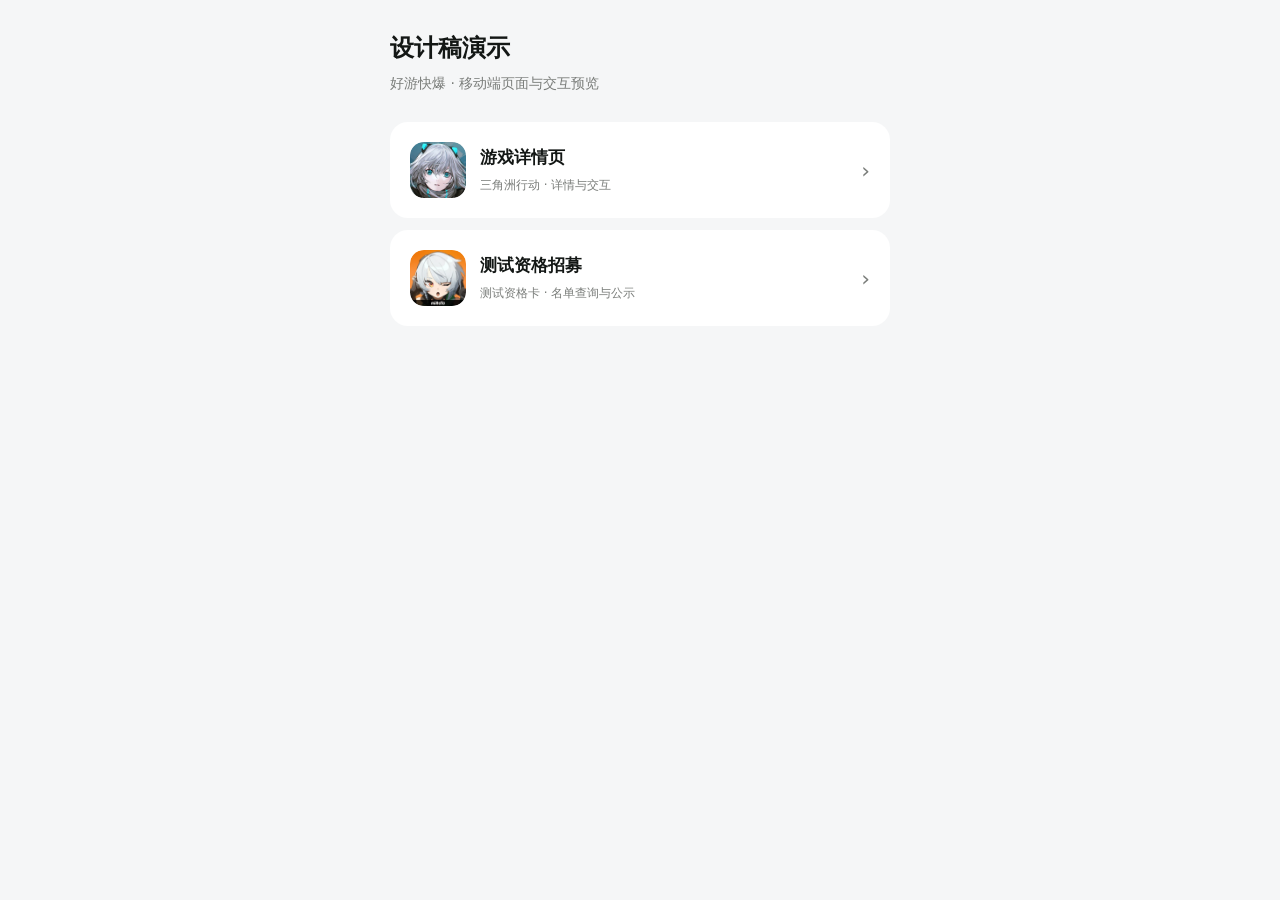
<file: index.html>
<!doctype html>
<html lang="zh-CN">
<head>
  <meta charset="utf-8">
  <meta name="viewport" content="width=device-width, initial-scale=1, viewport-fit=cover">
  <meta name="theme-color" content="#f5f6f7">
  <title>快爆 · 设计稿演示</title>
  <style>
    * { box-sizing: border-box; }
    body { margin: 0; background: #f5f6f7; color: #131715; font-family: system-ui, "PingFang SC", "Microsoft YaHei", sans-serif; }
    main { max-width: 540px; margin: auto; padding: calc(32px + env(safe-area-inset-top)) 20px 40px; }
    h1 { margin: 0 0 8px; font-size: 24px; }
    p { margin: 0; color: #7a7d7a; font-size: 14px; line-height: 1.6; }
    nav { display: grid; gap: 12px; margin-top: 28px; }
    a { display: flex; align-items: center; gap: 14px; padding: 20px; background: white; border-radius: 18px; color: inherit; text-decoration: none; }
    a:focus-visible { outline: 2px solid #43b919; outline-offset: 3px; }
    img { width: 56px; height: 56px; border-radius: 14px; object-fit: cover; flex: none; }
    strong { display: block; font-size: 17px; margin-bottom: 5px; }
    span { font-size: 12px; color: #7a7d7a; }
    .arrow { margin-left: auto; font-size: 22px; }
  </style>
</head>
<body>
  <main>
    <h1>设计稿演示</h1>
    <p>好游快爆 · 移动端页面与交互预览</p>
    <nav aria-label="演示页面">
      <a href="./游戏详情页/index.html">
        <img src="./游戏详情页/assets/4a8da.webp" alt="">
        <div><strong>游戏详情页</strong><span>三角洲行动 · 详情与交互</span></div>
        <span class="arrow" aria-hidden="true">›</span>
      </a>
      <a href="./测试资格招募/index.html">
        <img src="./测试资格招募/assets/47a33.webp" alt="">
        <div><strong>测试资格招募</strong><span>测试资格卡 · 名单查询与公示</span></div>
        <span class="arrow" aria-hidden="true">›</span>
      </a>
    </nav>
  </main>
</body>
</html>
</file>
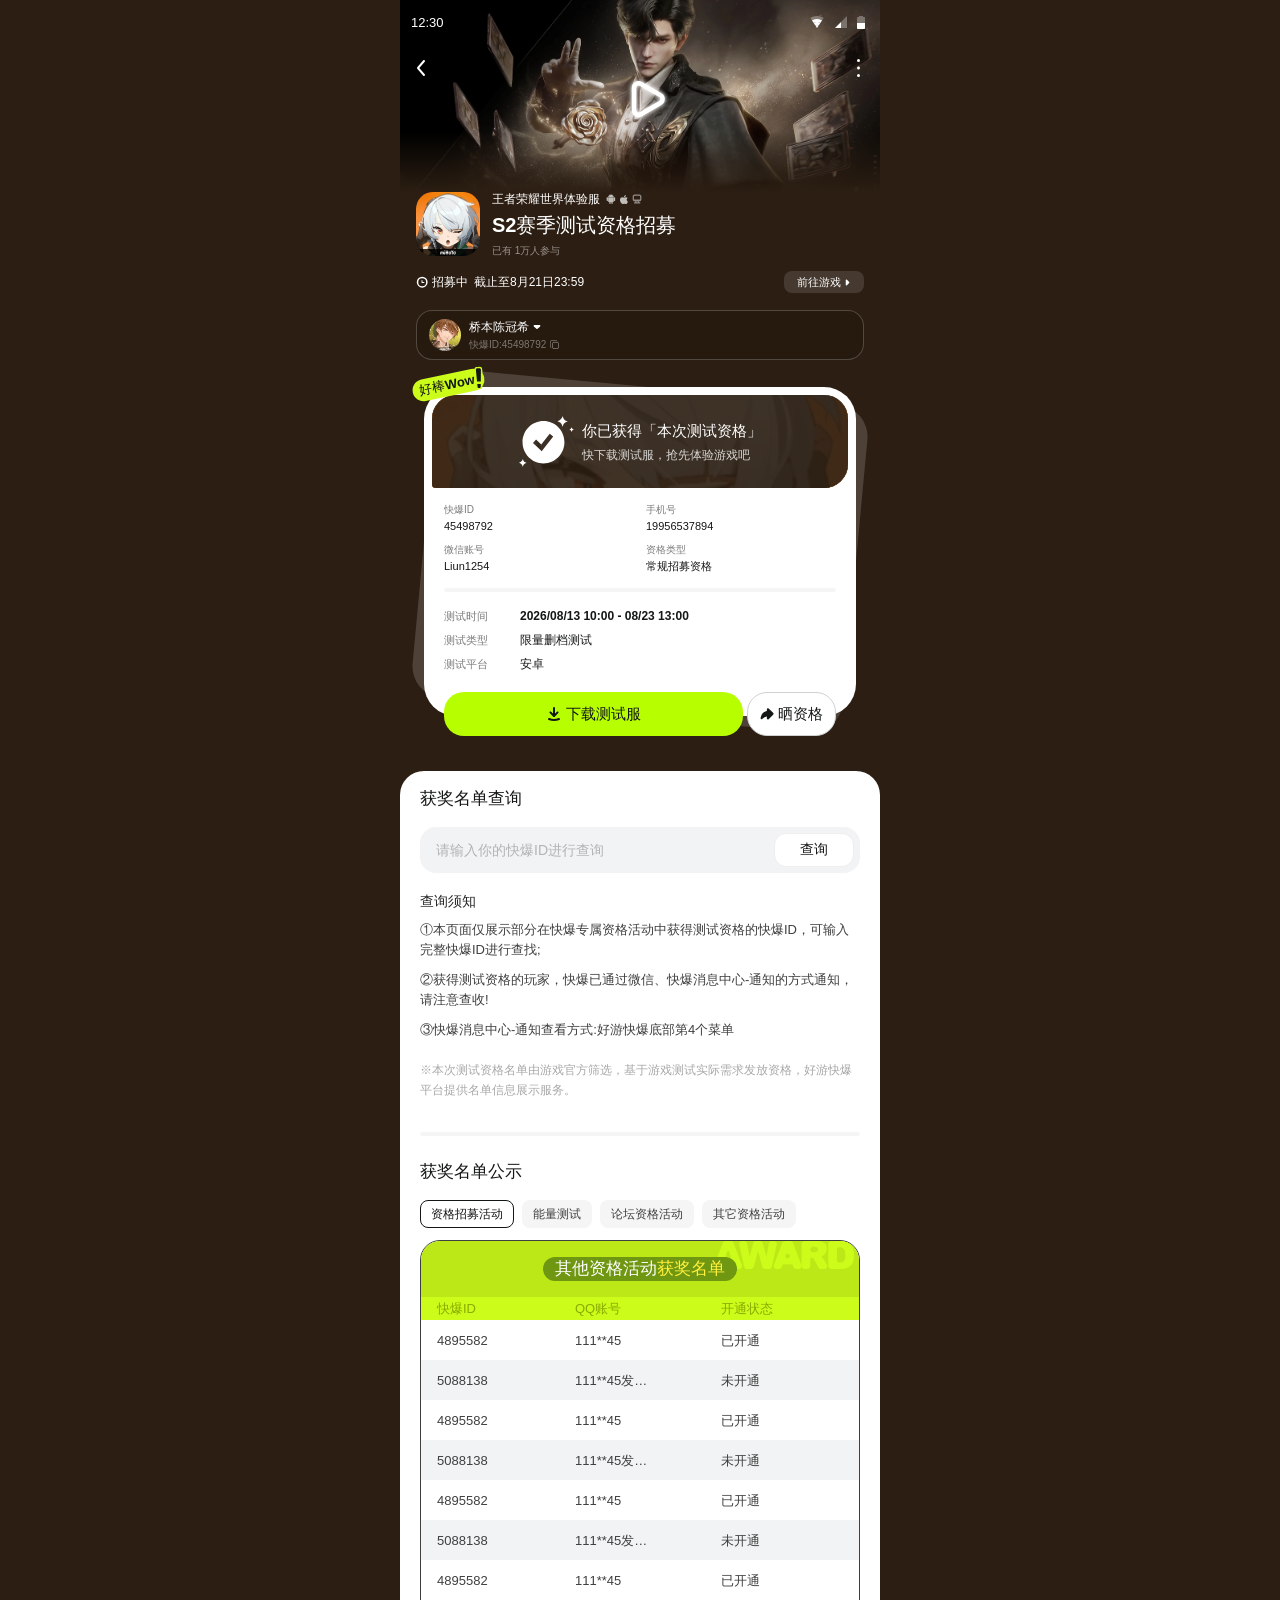
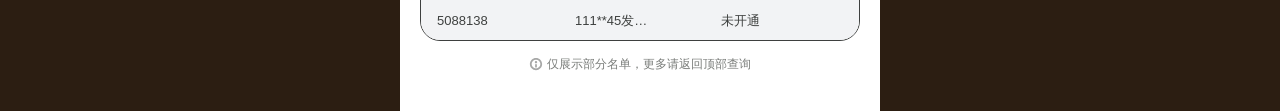
<file: 测试资格招募/index.html>
<!doctype html>
<html lang="zh-CN">
<head>
  <meta charset="UTF-8">
  <meta name="viewport" content="width=device-width, initial-scale=1, viewport-fit=cover">
  <meta name="theme-color" content="#2c1e12">
  <title>S2赛季测试资格招募 · 好游快爆</title>
  <link rel="icon" href="assets/47a33.webp">
  <link rel="stylesheet" href="styles.css?v=assets-2">
</head>
<body>
<main class="page">
  <header class="hero">
    <img class="hero-art" fetchpriority="high" src="assets/55c9c.webp" alt="王者荣耀世界游戏宣传图">
    <div class="hero-shade"></div>
    <div class="status-bar" aria-hidden="true"><span>12:30</span><div><img src="assets/28776.svg" width="16" height="12" alt=""><img src="assets/58220.svg" width="12" height="12" alt=""><img src="assets/16924.svg" width="8" height="13" alt=""></div></div>
    <nav class="navigation" aria-label="页面导航"><button id="back" aria-label="返回"><img src="assets/d93b2.svg" width="24" height="24" alt=""></button><button id="more" aria-label="更多操作"><img src="assets/c71d7.svg" width="3" height="18" alt=""></button></nav>
    <button class="play" data-pending="暂无宣传视频，待接入视频地址" aria-label="播放游戏宣传视频"><img src="assets/e37f4.svg" width="48" height="48" alt=""></button>
    <section class="game-info" aria-label="活动信息">
      <div class="game-heading"><div class="game-logo"><img src="assets/e5491.webp" alt=""><img src="assets/47a33.webp" alt="游戏图标"></div><div class="game-text"><div class="game-name">王者荣耀世界体验服 <span class="platforms"><span class="android"></span><img src="assets/04fd1.svg" width="8" height="9" alt="iOS"><img src="assets/db122.svg" width="10" height="10" alt="PC"></span></div><h1>S2赛季测试资格招募</h1><p class="participants">已有 1万人参与</p></div></div>
      <div class="recruitment"><p><img src="assets/183c0.svg" width="12" height="12" alt="">招募中 <span>截止至8月21日23:59</span></p><button class="game-link" data-pending="游戏详情地址待接入">前往游戏 <img src="assets/88226.svg" width="7" height="7" alt=""></button></div>
    </section>
  </header>
  <section class="user"><img class="avatar" src="assets/72590.webp" alt="桥本陈冠希的头像"><div><button class="username" data-pending="账号切换需接入登录服务">桥本陈冠希 <img src="assets/9cd64.svg" width="8" height="8" alt=""></button><button class="copy-id" id="copy-id" aria-label="复制快爆ID 45498792">快爆ID:45498792 <img src="assets/9f701.svg" width="9" height="9" alt=""></button></div></section>
  <section class="ticket-area" aria-label="我的测试资格">
    <div class="ticket-back"></div>
    <article class="ticket">
      <header class="ticket-banner"><div class="banner-images"><img src="assets/55c9c.webp" alt=""><img src="assets/47a33.webp" alt=""></div><img class="qualified" src="assets/fbe22.svg" width="55" height="51" alt="已获得资格"><div><h2>你已获得「本次测试资格」</h2><p>快下载测试服，抢先体验游戏吧</p></div></header>
      <dl class="account-details"><div><dt>快爆ID</dt><dd>45498792</dd></div><div><dt>手机号</dt><dd>19956537894</dd></div><div><dt>微信账号</dt><dd>Liun1254</dd></div><div><dt>资格类型</dt><dd>常规招募资格</dd></div></dl>
      <div class="ticket-divider"></div>
      <dl class="test-details"><div><dt>测试时间</dt><dd>2026/08/13 10:00 - 08/23 13:00</dd></div><div><dt>测试类型</dt><dd>限量删档测试</dd></div><div><dt>测试平台</dt><dd>安卓</dd></div></dl>
    </article>
    <div class="wow">好棒Wow<img src="assets/9abbd.svg" width="10" height="23" alt="！"></div>
    <div class="ticket-actions"><button class="download" data-pending="测试服下载链接待接入"><img src="assets/a5f9d.svg" width="16" height="16" alt="">下载测试服</button><button class="share" id="share"><img src="assets/78891.svg" width="14" height="14" alt="">晒资格</button></div>
  </section>
  <div class="content">
    <section class="lookup" id="lookup"><h2>获奖名单查询</h2><form id="search-form" class="search"><label class="sr-only" for="kuaibao-id">快爆ID</label><input id="kuaibao-id" name="id" inputmode="numeric" autocomplete="off" placeholder="请输入你的快爆ID进行查询" maxlength="20"><button type="submit">查询</button></form><p id="search-result" class="search-result" role="status" hidden></p><div class="instructions"><h3>查询须知</h3><p>①本页面仅展示部分在快爆专属资格活动中获得测试资格的快爆ID，可输入完整快爆ID进行查找;</p><p>②获得测试资格的玩家，快爆已通过微信、快爆消息中心-通知的方式通知，请注意查收!</p><p>③快爆消息中心-通知查看方式:好游快爆底部第4个菜单</p></div><p class="disclaimer">※本次测试资格名单由游戏官方筛选，基于游戏测试实际需求发放资格，好游快爆平台提供名单信息展示服务。</p></section>
    <div class="section-divider"></div>
    <section class="winners"><h2>获奖名单公示</h2><div class="tabs" role="tablist" aria-label="资格活动"><button role="tab" aria-selected="true" aria-controls="winner-panel" id="tab-0">资格招募活动</button><button role="tab" aria-selected="false" aria-controls="winner-panel" id="tab-1" tabindex="-1">能量测试</button><button role="tab" aria-selected="false" aria-controls="winner-panel" id="tab-2" tabindex="-1">论坛资格活动</button><button role="tab" aria-selected="false" aria-controls="winner-panel" id="tab-3" tabindex="-1">其它资格活动</button></div><div id="winner-panel" role="tabpanel" aria-labelledby="tab-0"><div class="winner-table"><div class="table-title"><img src="assets/0fa0a.svg" width="141" height="28" alt=""><h3><span id="activity-name">其他资格活动</span><em>获奖名单</em></h3></div><table><thead><tr><th scope="col">快爆ID</th><th scope="col">QQ账号</th><th scope="col">开通状态</th></tr></thead><tbody id="winner-rows"></tbody></table></div><p class="empty-state" id="empty-state" hidden>该活动暂无演示名单</p></div><a class="table-note" href="#lookup"><img src="assets/b18db.svg" width="14" height="14" alt="">仅展示部分名单，更多请返回顶部查询</a></section>
  </div>
</main>
<div class="toast" id="toast" role="status" hidden></div>
<script src="app.js?v=assets-2"></script>
</body>
</html>
</file>
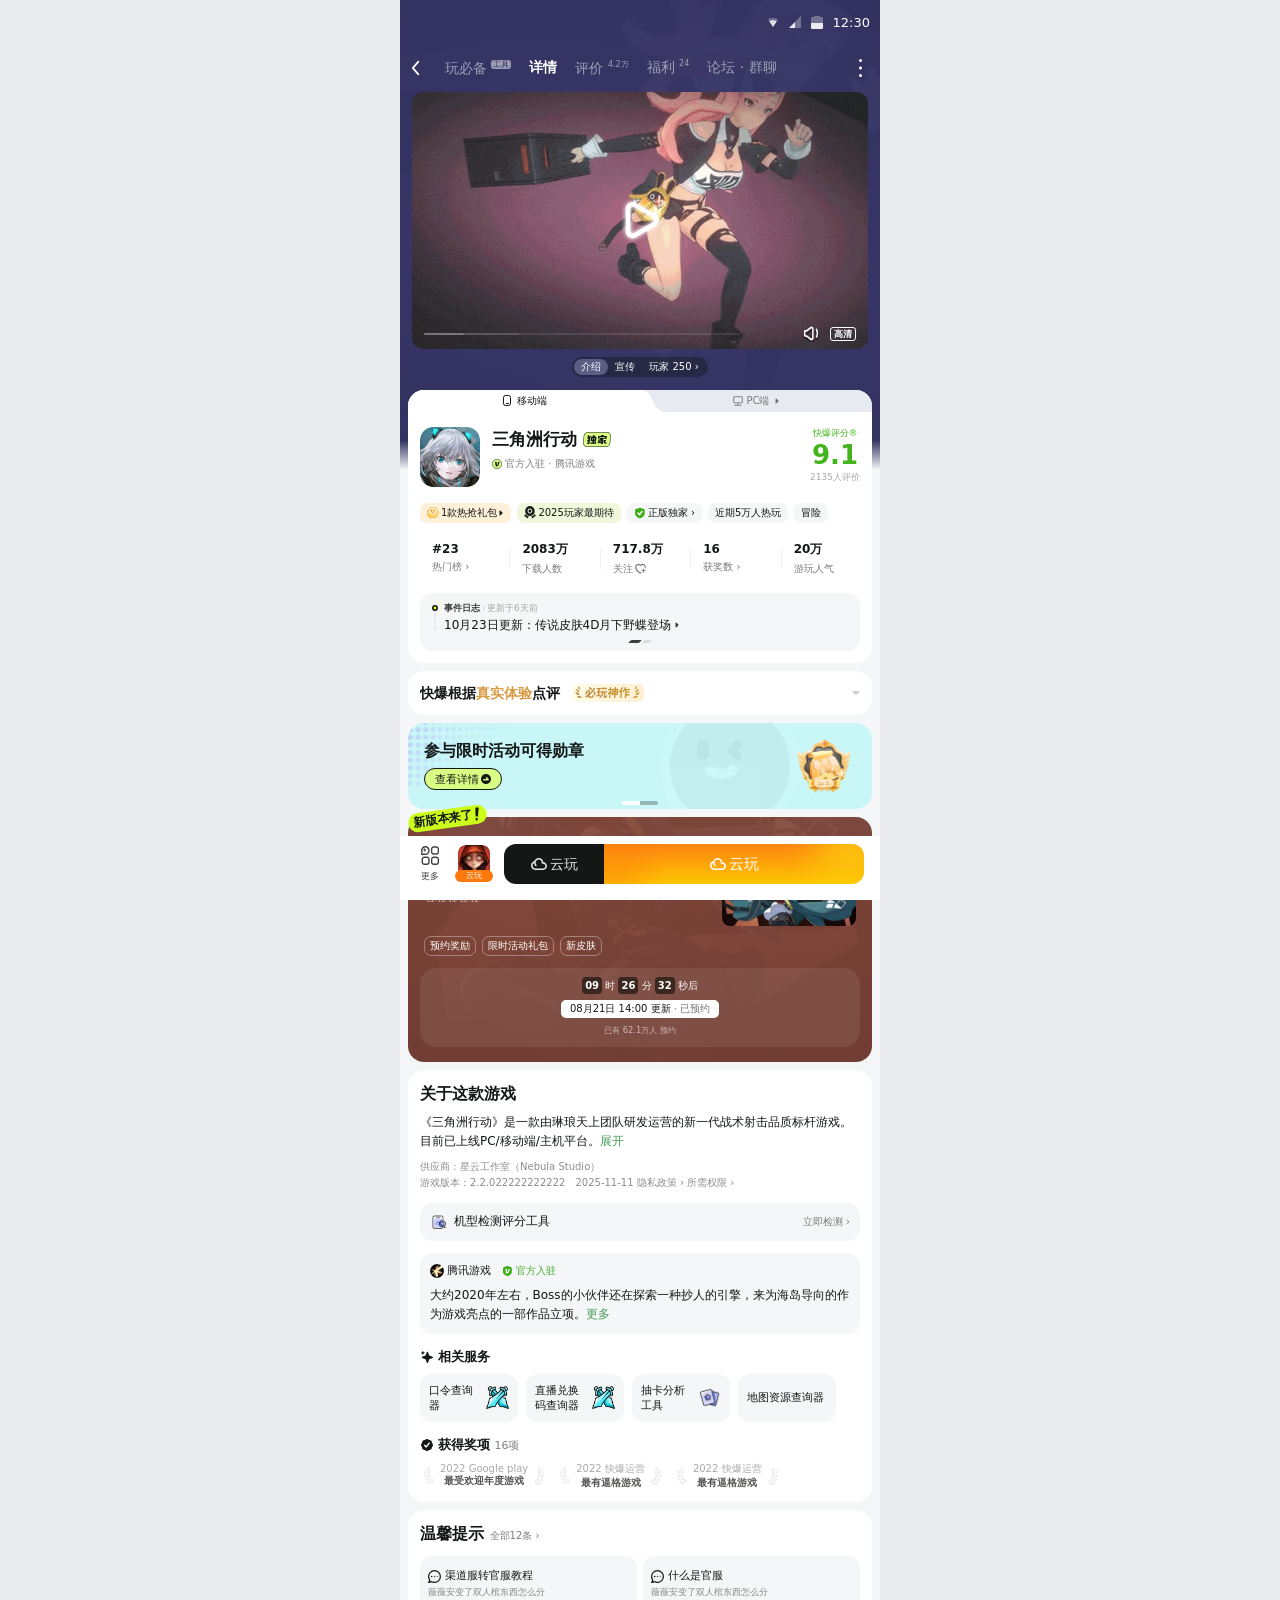
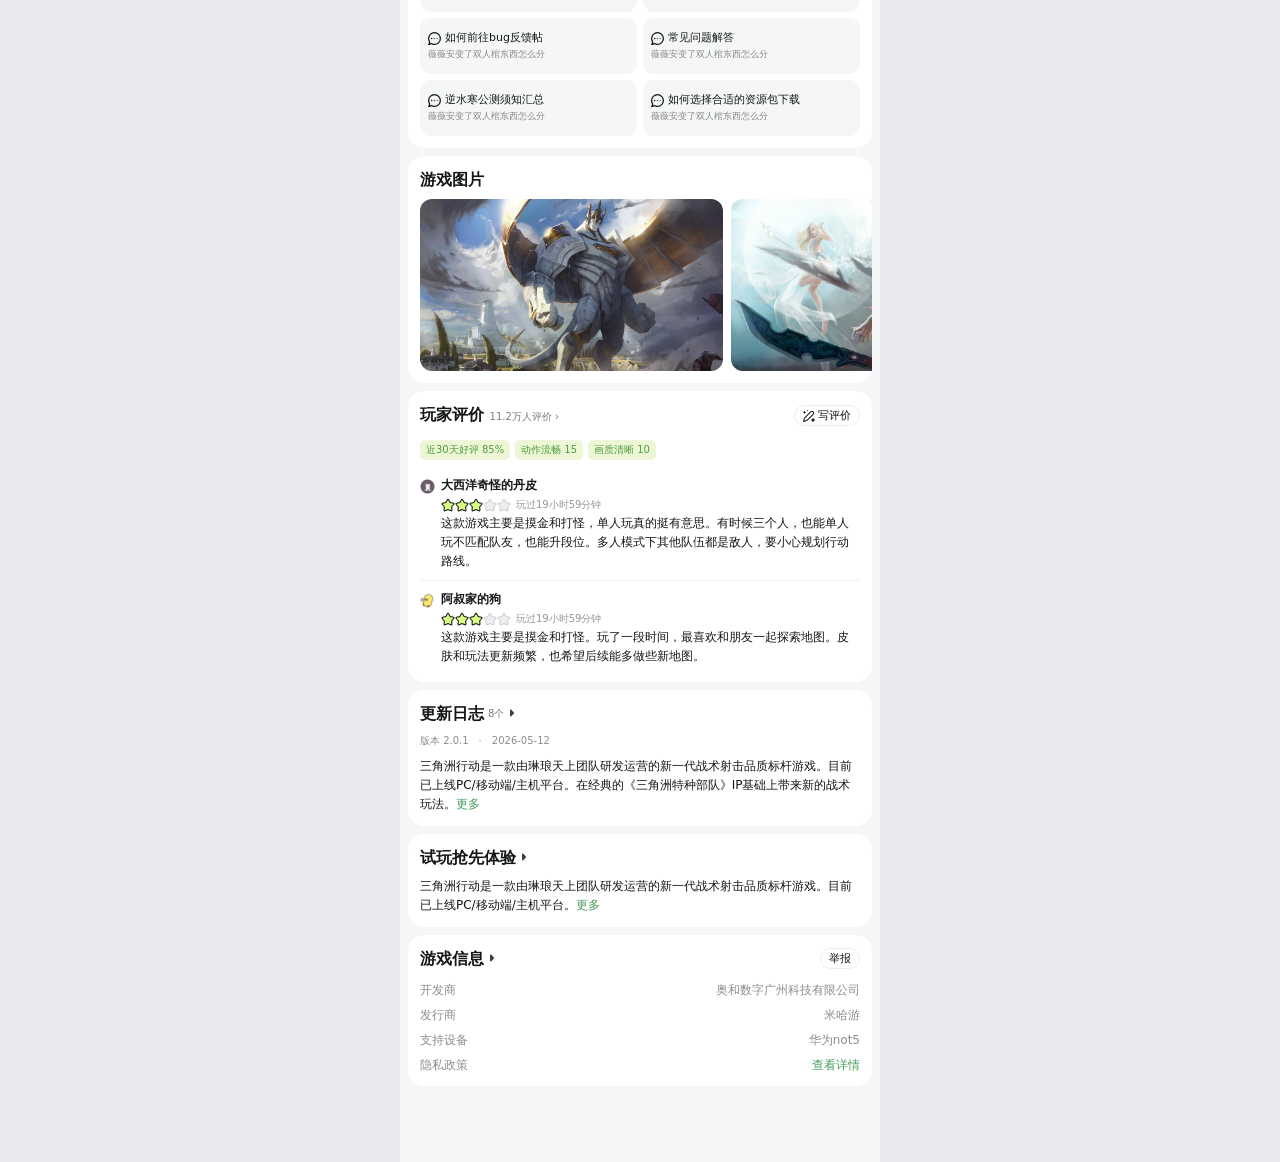
<file: 游戏详情页/index.html>
<!doctype html>
<html lang="zh-CN">
<head>
  <meta charset="utf-8">
  <meta name="viewport" content="width=device-width, initial-scale=1, viewport-fit=cover">
  <meta name="theme-color" content="#333365">
  <title>三角洲行动 · 游戏详情演示</title>
  <link rel="icon" href="assets/4a8da.webp">
  <link rel="preload" as="image" href="assets/hero-poster.webp" fetchpriority="high">
  <link rel="stylesheet" href="styles.css?v=detail-fixes-3">
  <script src="app.js?v=assets-2" defer></script>
</head>
<body>
  <div class="page">
    <header class="header" id="top"><div class="header-backdrop" aria-hidden="true"><img id="header-backdrop-image" src="assets/hero-poster.webp" alt=""><video class="header-motion" id="header-motion" muted loop playsinline preload="none" aria-hidden="true"></video></div>
      <div class="status" aria-hidden="true"><img src="assets/c1e9b.svg" alt=""><img src="assets/f3ce9.svg" alt=""><img src="assets/c7dfb.svg" alt="">12:30</div>
      <nav class="navigation" aria-label="游戏导航">
        <button class="nav-icon" aria-label="返回顶部" data-jump="top"><img src="assets/8ccf0.svg" alt=""></button>
        <div class="nav-links scroll-row">
          <button data-jump="services">玩必备 <small class="tool-tag">工具</small></button>
          <button data-jump="game" aria-current="true">详情</button>
          <button data-jump="reviews">评价 <small>4.2万</small></button>
          <button data-jump="benefits">福利 <small>24</small></button>
          <button data-panel="community">论坛 · 群聊</button>
        </div>
        <button class="nav-icon" aria-label="更多操作" data-panel="menu"><img src="assets/513f7.svg" alt=""></button>
      </nav>
      <div class="media">
        <div class="poster">
          <img id="poster" src="assets/hero-poster.webp" alt="游戏视频封面" width="700" height="394" fetchpriority="high"><video class="hero-motion" id="hero-motion" muted loop playsinline preload="none" aria-hidden="true"></video>
          <button class="play" data-panel="video" aria-label="播放游戏视频"><img src="assets/d6d39.svg" alt=""></button>
          <div class="media-controls"><span class="progress"></span><button id="sound" aria-label="切换静音" aria-pressed="false"><img src="assets/ff19f.svg" alt=""></button><button id="quality" aria-label="切换画质">高清</button></div>
        </div>
        <div class="media-tabs" aria-label="媒体分类">
          <button aria-pressed="true" data-media="0">介绍</button><button aria-pressed="false" data-media="1">宣传</button><button aria-pressed="false" data-media="2">玩家 250 ›</button>
        </div>
      </div>
    </header>
    <main>
      <section class="card overview" id="game" aria-label="游戏资料">
        <div class="platforms"><button aria-pressed="true" data-platform="mobile"><span class="phone-icon" aria-hidden="true"></span>移动端</button><button aria-pressed="false" data-platform="pc"><img src="assets/7c522.svg" alt="">PC端<img class="platform-arrow" src="assets/c56ad.svg" alt=""></button></div>
        <div class="game-main">
          <div class="game-icon"><img src="assets/78186.webp" alt=""><img src="assets/4a8da.webp" alt="三角洲行动图标"></div>
          <div class="game-name"><h1>三角洲行动 <img src="assets/5d4ea.svg" alt="独家"></h1><p><img src="assets/f0707.svg" alt=""> 官方入驻 · 腾讯游戏</p></div>
          <button class="score" data-jump="reviews"><span>快爆评分®</span><strong>9.1</strong><small>2135人评价</small></button>
        </div>
        <div class="pills scroll-row">
          <button data-jump="benefits"><img src="assets/062a6.svg" alt="">1款热抢礼包<img class="pill-arrow" src="assets/b956f.svg" alt=""></button>
          <button data-panel="awards"><img src="assets/fd04b.svg" alt="">2025玩家最期待</button>
          <button data-panel="official"><img src="assets/aff14.svg" alt="">正版独家 ›</button>
          <span>近期5万人热玩</span><span>冒险</span>
        </div>
        <div class="stats scroll-row">
          <button data-panel="ranking"><b>#23</b><small>热门榜 ›</small></button>
          <div><b>2083万</b><small>下载人数</small></div>
          <button id="follow" aria-pressed="false"><b id="follow-count">717.8万</b><small><span class="follow-label">关注</span><img class="follow-icon" src="assets/1cb49.svg" alt=""></small></button>
          <button data-panel="awards"><b>16</b><small>获奖数 ›</small></button>
          <div><b>20万</b><small>游玩人气</small></div>
        </div>
        <button class="event" data-panel="event"><img class="event-timeline" src="assets/2e249.svg" alt=""><small><span>事件日志</span><i></i>更新于6天前</small><span class="event-title">10月23日更新：传说皮肤4D月下野蝶登场<img src="assets/9e5c4.svg" alt=""></span><span class="event-pagination" aria-hidden="true"><img src="assets/2bd13.svg" alt=""><img src="assets/8154f.svg" alt=""></span></button>
      </section>
      <section class="card editorial">
        <details><summary><span class="editorial-title">快爆根据<span>真实体验</span>点评</span><span class="editorial-badge" aria-label="必玩神作"><img src="assets/0ebd8.svg" alt=""><img src="assets/61bb6.svg" alt=""><img src="assets/fe4cc.svg" alt=""></span><img class="editorial-arrow" src="assets/f32ae.svg" alt=""></summary><div class="editorial-expanded">
          <div class="editorial-rating">
            <div class="masterpiece" aria-label="必玩神作"><img src="assets/6c517.svg" alt=""><div><img src="assets/efa9b.svg" alt=""><strong>必玩<br>神作</strong></div><img src="assets/483a7.svg" alt=""></div>
            <ul class="editorial-highlights"><li><img src="assets/78b64.svg" alt="">经典沙盒</li><li><img src="assets/78b64.svg" alt="">不肝不氪适合冲！</li><li><img src="assets/78b64.svg" alt="">模组生态丰富</li><li><img src="assets/c1db1.svg" alt="">操作一般般</li></ul>
          </div>
          <div class="editorial-copy"><p>“剧情中的职场暗喻很到位，很多打工人都能从中找到共鸣阴影与希望交错的奇幻大陆，异兽与是否报告上的飞机</p><button id="full-editorial">完整测评 <img src="assets/e65b8.svg" alt=""></button></div>
        </div></details>
      </section>
      <section class="card benefit" id="benefits" aria-label="限时活动">
        <button data-panel="medal"><img class="benefit-pattern" src="assets/21f2d.svg" alt=""><img class="benefit-swoosh" src="assets/938b2.svg" alt=""><span><strong>参与限时活动可得勋章</strong><small>查看详情 <img class="benefit-enter" src="assets/95b7c.svg" alt=""></small></span><img class="medal" src="assets/307b2.webp" alt=""><i class="benefit-indicator"></i></button>
      </section>
      <section class="card season">
        <span class="season-badge">新版本来了<img src="assets/96b5c.svg" alt="！"></span>
        <div class="season-intro"><div><h2>蜃云灯影，凡尘剑心</h2><p>奇缘主题服送100抽，梦盈花阙活动上线啦啦啦啦啦啦啦啦啦啦啦啦啦</p></div><div class="season-art"><img src="assets/948f6.webp" alt="版本活动配图"></div></div>
        <div class="season-tags"><button data-panel="reservation">预约奖励</button><button data-panel="medal">限时活动礼包</button><button data-panel="event">新皮肤</button></div>
        <div class="countdown"><div><b>09</b> 时 <b>26</b> 分 <b>32</b> 秒后</div><button id="reserve" aria-pressed="true">08月21日 14:00 更新 <span>· 已预约</span></button><small>已有 62.1万人 预约</small></div>
      </section>
      <section class="card about" id="about">
        <h2>关于这款游戏</h2>
        <div class="description"><p>《三角洲行动》是一款由琳琅天上团队研发运营的新一代战术射击品质标杆游戏。目前已上线PC/移动端/主机平台。</p><button class="expand" aria-expanded="false">展开</button><p class="extra" hidden>在经典的《三角洲特种部队》IP基础上，体验多种作战模式，与队友配合完成不同战术目标。</p></div>
        <p class="metadata">供应商：星云工作室（Nebula Studio）<br>游戏版本：2.2.022222222222　2025-11-11 <button data-panel="privacy">隐私政策 ›</button> <button data-panel="permissions">所需权限 ›</button></p>
        <button class="inset device" data-panel="device"><img src="assets/3539a.png" alt="">机型检测评分工具 <small>立即检测 ›</small></button>
        <div class="inset publisher"><p><img src="assets/42da3.png" alt=""> 腾讯游戏 <span><img class="official-icon" src="assets/cf381.svg" alt=""> 官方入驻</span></p><div class="description"><p>大约2020年左右，Boss的小伙伴还在探索一种抄人的引擎，来为海岛导向的作为游戏亮点的一部作品立项。</p><button class="expand" aria-expanded="false">更多</button><p class="extra" hidden>腾讯游戏官方账号已入驻好游快爆，动态内容以游戏官方发布为准。</p></div></div>
        <h3 id="services"><img src="assets/26bd6.svg" alt="">相关服务</h3>
        <div class="service-row scroll-row"><button data-panel="tool">口令查询器<img src="assets/47439.webp" alt=""></button><button data-panel="tool">直播兑换码查询器<img src="assets/47439.webp" alt=""></button><button data-panel="tool">抽卡分析工具<img src="assets/b201b.png" alt=""></button><button data-panel="tool">地图资源查询器</button></div>
        <h3><button data-panel="awards"><img src="assets/bb283.svg" alt="">获得奖项 <small>16项</small></button></h3>
        <div class="awards scroll-row"><button data-panel="awards"><img class="award-leaf" src="assets/87131.svg" alt=""><span>2022 Google play<b>最受欢迎年度游戏</b></span><img class="award-leaf mirrored" src="assets/87131.svg" alt=""></button><button data-panel="awards"><img class="award-leaf" src="assets/87131.svg" alt=""><span>2022 快爆运营<b>最有逼格游戏</b></span><img class="award-leaf mirrored" src="assets/87131.svg" alt=""></button><button data-panel="awards"><img class="award-leaf" src="assets/87131.svg" alt=""><span>2022 快爆运营<b>最有逼格游戏</b></span><img class="award-leaf mirrored" src="assets/87131.svg" alt=""></button></div>
      </section>
      <section class="card tips">
        <h2>温馨提示 <button data-panel="tips">全部12条 ›</button></h2>
        <div class="tip-grid" id="tip-grid"></div>
      </section>
      <section class="card gallery">
        <h2>游戏图片</h2>
        <div class="gallery-row scroll-row"><button data-image="0" aria-label="查看游戏图片 1"><img src="assets/3862e.webp" loading="lazy" decoding="async" alt="游戏画面 1"></button><button data-image="1" aria-label="查看游戏图片 2"><img src="assets/5924c.webp" loading="lazy" decoding="async" alt="游戏画面 2"></button></div>
      </section>
      <section class="card reviews" id="reviews">
        <div class="section-head"><h2>玩家评价 <small>11.2万人评价 ›</small></h2><button class="outline" data-panel="review"><img class="write-icon" src="assets/5eb33.svg" alt=""> 写评价</button></div>
        <div class="review-tags"><span>近30天好评 85%</span><span>动作流畅 15</span><span>画质清晰 10</span></div>
        <div id="review-list"></div>
      </section>
      <section class="card"><h2><button class="section-link" data-panel="updates">更新日志 <small>8个</small><img class="section-arrow" src="assets/a8683.svg" alt=""></button></h2><p class="metadata">版本 2.0.1　·　2026-05-12</p><div class="description"><p>三角洲行动是一款由琳琅天上团队研发运营的新一代战术射击品质标杆游戏。目前已上线PC/移动端/主机平台。在经典的《三角洲特种部队》IP基础上带来新的战术玩法。</p><button class="expand" aria-expanded="false">更多</button><p class="extra" hidden>可通过事件日志了解版本活动与更新信息。</p></div></section>
      <section class="card"><h2><button class="section-link" data-panel="preview">试玩抢先体验<img class="section-arrow" src="assets/a8683.svg" alt=""></button></h2><div class="description"><p>三角洲行动是一款由琳琅天上团队研发运营的新一代战术射击品质标杆游戏。目前已上线PC/移动端/主机平台。</p><button class="expand" aria-expanded="false">更多</button><p class="extra" hidden>可通过底部云玩入口预览操作流程。</p></div></section>
      <section class="card facts"><div class="section-head"><h2><button class="section-link" data-panel="facts">游戏信息<img class="section-arrow" src="assets/a8683.svg" alt=""></button></h2><button class="outline" data-panel="report">举报</button></div><dl><div><dt>开发商</dt><dd>奥和数字广州科技有限公司</dd></div><div><dt>发行商</dt><dd>米哈游</dd></div><div><dt>支持设备</dt><dd>华为not5</dd></div><div><dt>隐私政策</dt><dd><button data-panel="privacy">查看详情</button></dd></div></dl></section>
    </main>
    <footer class="action-bar">
      <div class="footer-shortcuts"><button class="footer-more" data-panel="menu"><img src="assets/39033.svg" alt="">更多</button>
      <button class="footer-event" data-panel="cloud"><img src="assets/d955d.webp" alt=""><span>云玩</span></button></div>
      <div class="cloud-buttons"><button data-panel="cloud"><img src="assets/9dca2.svg" alt=""><span>云玩</span></button><button data-panel="cloud"><img src="assets/993f3.svg" alt=""><span>云玩</span></button></div>
    </footer>
  </div>
  <dialog id="sheet" aria-labelledby="sheet-title"><div class="sheet-content"><div class="section-head"><h2 id="sheet-title"></h2><button class="close" aria-label="关闭">×</button></div><div id="sheet-body"></div></div></dialog>
  <dialog id="lightbox" aria-label="游戏图片预览"><button class="close" aria-label="关闭图片预览">×</button><img alt=""><div><button id="previous" aria-label="上一张">‹</button><span id="image-count"></span><button id="next" aria-label="下一张">›</button></div></dialog>
  <p id="toast" role="status" hidden></p>
</body>
</html>
</file>
<file: 测试资格招募/styles.css>
:root{color-scheme:light;--brown:#2c1e12;--ink:#131715;--muted:#7a7d7a;--lime:#ccfc19;--green:#b7ff00;--soft:#f6f5f5;--row:#f2f3f5;font-family:"Source Han Sans CN","Noto Sans CJK SC","PingFang SC","Microsoft YaHei",sans-serif;color:var(--ink);font-synthesis:none}*{box-sizing:border-box}body{margin:0;background:var(--brown)}button,input{font:inherit}button,a,input{-webkit-tap-highlight-color:transparent}button{cursor:pointer;border:0;background:none;color:inherit;padding:0}button:focus-visible,a:focus-visible{outline:2px solid #43b919;outline-offset:4px}img{vertical-align:middle}p,h1,h2,h3,dl,dd{margin:0}.page{width:100%;max-width:480px;margin:auto;overflow:clip;background:var(--brown);padding-top:env(safe-area-inset-top)}.hero{height:298px;position:relative;color:white}.hero-art{position:absolute;inset:0 0 auto;width:100%;aspect-ratio:16/9;object-fit:cover}.hero-shade{position:absolute;top:120px;left:0;right:0;height:154px;background:linear-gradient(transparent,var(--brown) 40%)}.status-bar{position:relative;height:44px;display:flex;align-items:center;justify-content:space-between;padding:0 15px 0 11px;font-family:Arial,sans-serif;font-size:13px}.status-bar>div{display:flex;gap:10px;align-items:center}.navigation{position:relative;height:48px;display:flex;align-items:center;justify-content:space-between;padding:0 10px 0 16px}.navigation button{width:24px;height:32px;display:grid;place-items:center}.play{position:absolute;top:75px;left:calc(50% - 18.5px);width:48px;height:48px}.game-info{position:absolute;top:169px;left:0;width:100%;padding:8px 16px;display:grid;gap:12px}.game-heading{display:flex;gap:12px;align-items:center}.game-logo{width:64px;height:64px;position:relative;flex:none}.game-logo img{position:absolute;width:64px;height:64px;object-fit:cover;border-radius:17px}.game-text{min-width:0;display:grid;gap:4px;padding-top:2px}.game-name{display:flex;align-items:center;font-size:12px;line-height:15px;font-weight:500;white-space:nowrap}.platforms{display:inline-flex;align-items:center;gap:4px;padding:3px 6px;opacity:.7}.android{height:10px;width:10px;background:white;mask:url('assets/51c42.png') center/10px 10px no-repeat;-webkit-mask:url('assets/51c42.png') center/10px 10px no-repeat}h1{font-size:20px;line-height:28px;font-weight:700;white-space:nowrap}.participants{font-size:10px;line-height:16px;opacity:.5}.recruitment{display:flex;align-items:center;justify-content:space-between;gap:8px;font-size:12px;line-height:16px}.recruitment p{display:flex;align-items:center;gap:4px;white-space:nowrap}.recruitment p span{margin-left:2px}.game-link{display:flex;align-items:center;justify-content:center;gap:3px;background:#ffffff1f;border-radius:8px;padding:5px 0;width:80px;flex:none;font-size:11px;line-height:12px}.user{margin:0 16px;min-height:50px;padding:8px 12px;border:.5px solid #fff3;border-radius:16px;display:flex;align-items:center;gap:8px;background:#0000001f;color:white}.avatar{width:32px;height:32px;object-fit:cover;border-radius:50%}.username{font-size:12px;line-height:14px;display:flex;align-items:center;gap:4px}.username img{transform:rotate(90deg)}.copy-id{margin-top:5px;display:flex;align-items:center;gap:4px;font-size:10px;line-height:12px;color:#ffffff66}.ticket-area{position:relative;margin:27px 24px 0;isolation:isolate;padding-bottom:31px}.ticket-back{position:absolute;inset:0 0 31px;background:#ffffff29;border-radius:32px;transform:rotate(5.34deg);z-index:-1}.ticket{border-radius:32px;background:white;padding:8px 8px 32px;display:flex;flex-direction:column;gap:4px}.ticket-banner{height:93px;position:relative;overflow:hidden;border-radius:24px 24px 24px 4px;display:flex;align-items:center;justify-content:center;gap:8px;color:white}.banner-images{position:absolute;inset:0;background:var(--brown)}.banner-images img{position:absolute;inset:0;width:100%;height:100%;object-fit:cover}.banner-images:after{content:"";position:absolute;inset:0;background:#2c1e12e6}.qualified,.ticket-banner>div:last-child{position:relative}.ticket-banner h2{font-size:15px;line-height:18px;font-weight:700;white-space:nowrap}.ticket-banner p{font-size:12px;line-height:14px;margin-top:8px;opacity:.8;white-space:nowrap}.account-details{padding:12px;display:grid;grid-template-columns:1fr 1fr;gap:12px;line-height:12px}.account-details dt{font-size:10px;color:var(--muted);margin-bottom:4px}.account-details dd{font-size:11px;font-weight:500}.ticket-divider{height:4px;border-radius:20px;background:var(--soft);margin:0 12px}.test-details{padding:8px 12px}.test-details>div{display:grid;grid-template-columns:76px 1fr;align-items:center;min-height:24px}.test-details dt{font-size:11px;line-height:13px;color:var(--muted)}.test-details dd{font-size:12px;line-height:14px;font-weight:700;white-space:nowrap}.wow{position:absolute;top:-13px;left:-12px;transform:rotate(-12deg);background:var(--lime);height:22px;padding-left:7px;border-radius:11px;display:flex;align-items:center;font-size:13px;font-weight:700}.wow img{align-self:flex-start;margin-top:-1px}.ticket-actions{position:absolute;bottom:11px;left:20px;right:20px;display:flex;gap:4px}.ticket-actions button{height:44px;display:flex;align-items:center;justify-content:center;gap:4px;border-radius:20px;font-size:15px;line-height:18px;white-space:nowrap}.download{flex:1;background:var(--green);font-weight:700}.share{border:1px solid #cfd1d0;background:white;padding:10px 12px;font-weight:500}.content{margin-top:24px;background:white;border-radius:24px 24px 0 0;padding-bottom:env(safe-area-inset-bottom)}.lookup,.winners{padding:8px 20px 24px}.content h2{font-size:17px;line-height:24px;height:40px;display:flex;align-items:center;font-weight:700;margin-bottom:8px}.search{height:46px;display:flex;align-items:center;gap:4px;padding:6px 6px 6px 14px;border-radius:16px;background:var(--row);margin-bottom:20px}.search input{min-width:0;flex:1;border:0;outline:0;background:transparent;font-size:14px;line-height:21px;color:var(--ink)}.search:focus-within{outline:1px solid #7a7d7a}.search input::placeholder{color:#b0b5b5}.search button{width:80px;height:34px;flex:none;border:1px solid #eee;background:white;border-radius:12px;font-size:14px}.instructions{display:grid;gap:10px}.instructions h3{font-size:14px;font-weight:400;line-height:17px;color:#252626}.instructions p{font-size:13px;line-height:20px;color:#3e403f}.disclaimer{margin-top:20px;font-size:12px;line-height:20px;color:#a7a8a7}.section-divider{height:4px;background:var(--soft);border-radius:20px;margin:8px 20px}.tabs{display:flex;gap:8px;overflow-x:auto;scrollbar-width:none;margin-right:-20px;padding-right:20px}.tabs::-webkit-scrollbar{display:none}.tabs button{flex:none;height:28px;padding:0 10px;border:1px solid transparent;border-radius:8px;background:var(--soft);font-size:12px;line-height:14px;color:#3e403f;font-weight:500;white-space:nowrap}.tabs button[aria-selected=true]{background:white;border-color:var(--ink);color:var(--ink)}#winner-panel{padding-top:12px}.winner-table{overflow:hidden;border:1px solid #3e403f;border-radius:20px}.table-title{background:#bce817;position:relative;text-align:center;padding:16px 0}.table-title>img{position:absolute;right:5px;top:0}.table-title h3{position:relative;display:inline-block;padding:2px 12px;border-radius:20px;background:#6f9711;font-size:17px;font-weight:500;line-height:20px;color:white}.table-title em{font-style:normal;color:#fff03d}table{border-collapse:collapse;width:100%;table-layout:fixed;text-align:left;font-size:13px;line-height:15px}th{background:var(--lime);color:#8aab02;font-weight:500;padding:4px 8px}td{height:40px;padding:10px 8px;color:#3e403f;overflow:hidden;text-overflow:ellipsis;white-space:nowrap}th:first-child,td:first-child{padding-left:16px}th:last-child,td:last-child{padding-right:16px}tbody tr:nth-child(even){background:var(--row)}.table-note{display:flex;justify-content:center;align-items:center;gap:4px;padding:16px 0;font-size:12px;line-height:14px;color:var(--muted);text-decoration:none}.toast{position:fixed;left:50%;bottom:calc(32px + env(safe-area-inset-bottom));transform:translateX(-50%);background:#131715ee;color:white;padding:12px 18px;border-radius:12px;font-size:13px;max-width:calc(100vw - 32px);width:max-content;z-index:10}.search-result{font-size:13px;line-height:20px;background:#f2f8e7;border-radius:12px;padding:12px;margin:-8px 0 20px}.empty-state{padding:30px 0;text-align:center;color:var(--muted);font-size:13px}.sr-only{position:absolute;width:1px;height:1px;overflow:hidden;clip-path:inset(50%)}[hidden]{display:none!important}html{scroll-behavior:smooth}#lookup{scroll-margin-top:12px}@media(max-width:359px){h1{font-size:18px}.game-heading{gap:8px}.game-name{font-size:11px}.platforms{padding-left:3px;padding-right:0}.game-link{width:67px}.recruitment{font-size:11px}.ticket-area{margin-left:20px;margin-right:20px}.ticket-banner{gap:4px}.qualified{width:44px;height:auto}.ticket-banner h2{font-size:13px}.ticket-banner p{font-size:10px}.test-details>div{grid-template-columns:60px 1fr}.test-details dd{font-size:10px}.ticket-actions{left:12px;right:12px}.search{padding-left:10px}.search input{font-size:12px}.search button{width:64px}.table-title h3{font-size:15px}.table-note{font-size:11px}}@media(min-width:400px){.hero{height:310px}.game-info{top:181px}.hero-shade{top:132px}}@media(prefers-reduced-motion:reduce){html{scroll-behavior:auto}}
</file>
<file: 游戏详情页/styles.css>
:root {
  --ink: #131715;
  --muted: #7a7d7a;
  --surface: #f5f6f7;
  --purple: #333365;
  --green: #43a92c;
  --width: 480px;
  color-scheme: light;
  font-family: "Source Han Sans CN", "PingFang SC", "Microsoft YaHei", system-ui, sans-serif;
  color: var(--ink);
}
* { box-sizing: border-box; }
body { margin: 0; background: #e8eaee; }
html { -webkit-text-size-adjust: 100%; text-size-adjust: 100%; }
button, textarea { font: inherit; }
button { border: 0; padding: 0; background: none; color: inherit; cursor: pointer; }
button:focus-visible, summary:focus-visible, textarea:focus-visible { outline: 2px solid #5979fa; outline-offset: 2px; }
img { vertical-align: middle; }
h1, h2, h3, p, dl, dd { margin: 0; }
h2 { font-size: 16px; line-height: 23px; }
h3 { font-size: 13px; }
[hidden] { display: none !important; }
.page { max-width: var(--width); margin: auto; background: var(--surface); }
.header { position: relative; isolation: isolate; color: white; background: var(--purple); padding-top: env(safe-area-inset-top); }
.header-backdrop { position: absolute; inset: 0 0 -80px; overflow: hidden; z-index: -1; pointer-events: none; background: var(--purple); }
.header-backdrop img { position: absolute; width: 204.3%; height: 113.11%; left: -52.15%; top: -12.57%; opacity: .06; object-fit: fill; }
.header-backdrop::after { content: ""; position: absolute; inset: auto 0 0; height: 30px; background: url(assets/4f835.png) center / 100% 100% no-repeat; }
.status { height: 44px; display: flex; justify-content: flex-end; align-items: center; gap: 10px; padding-inline: 10px; font-size: 13px; background: transparent; }
.status img { width: 12px; max-height: 13px; }
.navigation { display: flex; align-items: center; height: 48px; padding-inline: 8px 6px; }
.nav-icon { display: grid; place-items: center; flex: 0 0 28px; height: 44px; }
.nav-icon img { width: 22px; height: 22px; }
.nav-icon:last-child img { width: 3px; height: 18px; }
.nav-links { display: flex; align-items: stretch; height: 100%; flex: 1; min-width: 0; }
.nav-links button { flex: none; padding-inline: 9px; font-size: 14px; color: #ffffff85; white-space: nowrap; }
.nav-links button[aria-current] { color: white; font-weight: 700; }
.nav-links small { font-size: 8px; vertical-align: super; }
.tool-tag { background: #ffffff80; color: var(--purple); border-radius: 3px; padding-inline: 2px; }
.scroll-row { overflow-x: auto; scrollbar-width: none; overscroll-behavior-inline: contain; }
.scroll-row::-webkit-scrollbar { display: none; }
.media { padding: 0 12px 13px; }
.poster { aspect-ratio: 16 / 9; position: relative; overflow: hidden; border-radius: 12px; background: #242431; touch-action: pan-y; }
.poster > img { width: 100%; height: 100%; object-fit: cover; }
.poster > img.intro { position: absolute; width: 130.55%; height: 130.49%; left: -11.49%; top: -20.63%; object-fit: fill; }

.play { position: absolute; inset: 50% auto auto 50%; transform: translate(-50%, -50%); z-index: 1; }
.play img { width: 48px; height: 48px; }
.media-controls { position: absolute; z-index: 1; bottom: 6px; inset-inline: 12px; height: 18px; display: flex; align-items: center; gap: 10px; }
.progress { position: relative; height: 2px; flex: 1; overflow: hidden; background: url(assets/47b26.svg) left center / 316px 2px no-repeat; }
.progress::before, .progress::after { content: ""; position: absolute; inset: 0 auto 0 0; border-radius: 14px; background: white; }
.progress::before { width: 95px; opacity: .1; }
.progress::after { width: 40px; opacity: .2; }
#sound { width: 18px; height: 18px; flex: none; display: grid; place-items: center; }
#quality { flex: none; font-size: 9px; font-weight: 700; line-height: 12px; height: 14px; padding: 0 3px; border: 1px solid white; border-radius: 3px; }
.media-tabs { margin: 8px auto 0; display: flex; width: max-content; border-radius: 20px; background: #13171566; padding: 2px; }
.media-tabs button { font-size: 10px; line-height: 16px; padding-inline: 7px; border-radius: 20px; }
.media-tabs [aria-pressed=true] { background: #5c5c84; }
main { display: grid; gap: 8px; padding: 0 8px calc(76px + env(safe-area-inset-bottom)); position: relative; background: transparent; }
.card { min-width: 0; background: white; border-radius: 16px; padding: 12px; scroll-margin-top: 12px; }
.overview { overflow: hidden; padding-top: 0; }
.platforms { display: flex; margin: 0 -12px 15px; background: #e7eaf0; height: 22px; }
.platforms button { flex: 1; font-size: 10px; color: #7a7d7a; }
.platforms button[aria-pressed=true] { position: relative; color: var(--ink); font-weight: 400; background: white; }
.platforms button[aria-pressed=true]::after { content: ""; position: absolute; left: 100%; top: 0; width: 26px; height: 22px; background: url(assets/7d80b.svg) center / 26px 22px; }
.platforms img { width: 12px; height: 12px; margin-right: 2px; opacity: .7; }
.phone-icon { display: inline-block; position: relative; width: 12px; height: 12px; vertical-align: middle; margin-right: 4px; }
.phone-icon::before { content: ""; position: absolute; width: 8.5px; height: 10.5px; border: 1.35px solid #131715; border-radius: 2.5px; left: 1.75px; top: .75px; box-sizing: border-box; }
.phone-icon::after { content: ""; position: absolute; left: 4.5px; top: 8px; width: 3px; height: 1.25px; background: #131715; border-radius: 4px; }
.game-main { display: flex; align-items: flex-start; gap: 12px; }
.game-icon { width: 60px; height: 60px; position: relative; flex: none; }
.game-icon img { position: absolute; inset: 0; width: 100%; height: 100%; border-radius: 13px; object-fit: cover; }
.game-name { flex: 1; min-width: 0; padding-top: 2px; }
.game-name h1 { font-size: 17px; line-height: 20px; white-space: nowrap; }
.game-name h1 img { width: 28px; }
.game-name p { margin-top: 8px; color: var(--muted); font-size: 10px; }
.game-name p img { width: 10px; }
.score { color: #42b51c; flex: none; text-align: center; }
.score span, .score small { display: block; font-size: 9px; }
.score strong { font-size: 26px; line-height: 31px; }
.score small { color: #a7a8a7; }
.pills { display: flex; gap: 6px; margin: 16px -12px 0 0; }
.pills > * { flex: none; padding: 3px 7px; border-radius: 7px; background: var(--surface); font-size: 10px; white-space: nowrap; }
.pills button:first-child { background: #fff0d9; }
.pills button:nth-child(2) { background: #eff8db; }
.pills img { width: 12px; margin-right: 2px; }
.stats { display: flex; margin: 13px -12px 12px 0; }
.stats > * { text-align: left; flex: 1 0 76px; position: relative; padding: 5px 12px; white-space: nowrap; }
.stats > :not(:last-child)::after { content: ""; position: absolute; inset: 12px 0 12px auto; width: 1px; background: #f1f2f2; }
.stats b, .stats small { display: block; }
.stats b { font-size: 12px; }
.stats small { color: var(--muted); font-size: 10px; margin-top: 4px; }
#follow[aria-pressed=true] small { color: var(--green); }
.event { position: relative; display: grid; gap: 0; width: 100%; padding: 8px 12px 8px 24px; text-align: left; background: var(--surface); border-radius: 13px; font-size: 12px; }
.event small { color: #a7a8a7; font-size: 9px; }
.event small span { color: #3e403f; font-weight: 700; }
.editorial { padding: 0 12px; }
.editorial details { width: 100%; }
.editorial summary { cursor: pointer; display: flex; align-items: center; gap: 12px; min-height: 44px; list-style: none; font-size: 14px; line-height: 16px; font-weight: 700; }
.editorial summary::-webkit-details-marker { display: none; }
.editorial-title { white-space: nowrap; }
.editorial-title > span { color: #da9a42; }
.editorial-badge { display: flex; align-items: center; justify-content: center; gap: 3px; height: 18px; padding: 2px 3.375px; border-radius: 5.625px; background: linear-gradient(90deg,#fff8d080,#ffe0a680); flex: none; }
.editorial-badge img { width: 6.95px; height: 13.18px; }
.editorial-badge img:nth-child(2) { width: 44.91px; height: 10.56px; }
.editorial-badge img:last-child { transform: scaleX(-1); }
.editorial-arrow { width: 8px; height: 8px; margin-left: auto; transform: rotate(90deg); transition: transform .18s ease; }
.editorial details.is-expanded .editorial-arrow { transform: rotate(-90deg); }
.editorial details.is-expanded { padding-bottom: 20px; }
.editorial details.is-expanded .editorial-badge,
.editorial details.is-expanded .editorial-arrow { display: none; }
.editorial-rating { display: flex; gap: 12px; padding: 4px 0 12px; }
.masterpiece { flex: 0 0 86px; height: 52px; display: flex; align-items: center; justify-content: center; overflow: hidden; }
.masterpiece > img { width: 39px; height: 39px; flex: none; }
.masterpiece > img:first-child { margin-right: -3px; }
.masterpiece > img:last-child { transform: scaleX(-1); }
.masterpiece > div { display: grid; justify-items: center; padding-bottom: 7.8px; margin-right: -3px; flex: none; }
.masterpiece > div > img { width: 23.4px; height: 7.8px; }
.masterpiece strong { font-size: 15px; line-height: 16px; color: #da9a42; transform: skewX(-4deg); }
.editorial-highlights { display: grid; grid-template-columns: repeat(2,minmax(0,1fr)); column-gap: 12px; min-width: 0; flex: 1; padding: 2px 0 0; margin: 0; list-style: none; }
.editorial-highlights li { display: flex; align-items: center; gap: 4px; min-height: 22px; font-size: 11px; line-height: 12px; white-space: nowrap; }
.editorial-highlights li:last-child { color: #a7a8a7; }
.editorial-highlights img { width: 11px; height: 11px; flex: none; }
.editorial-copy { position: relative; }
.editorial .editorial-copy p { margin: 0; font-size: 12px; line-height: 20px; color: #3e403f; display: -webkit-box; -webkit-line-clamp: 2; -webkit-box-orient: vertical; overflow: hidden; }
#full-editorial { position: absolute; bottom: 0; right: 0; background: white; padding-left: 8px; font-size: 12px; line-height: 20px; }
#full-editorial::before { content: ""; position: absolute; right: 100%; top: 0; width: 21px; height: 20px; background: linear-gradient(90deg,transparent,white); }
#full-editorial img { width: 8px; height: 8px; }
@media (max-width: 350px) {
  .editorial-rating { gap: 6px; }
  .editorial-highlights { column-gap: 4px; }
  .editorial-highlights li { white-space: normal; }
}
.editorial summary small { padding: 2px 4px; background: #fff2df; color: #bc893e; font-size: 10px; }
.editorial p { margin-top: 8px; font-size: 12px; color: var(--muted); }
.benefit { padding: 0; overflow: hidden; background: #c9f7f8; }
.benefit button { position: relative; display: flex; width: 100%; min-height: 86px; align-items: center; text-align: left; padding: 10px 16px; }
.benefit-pattern { position: absolute; top: -19px; left: -8px; width: 110px; }
.benefit-swoosh { position: absolute; width: 140px; right: 72px; opacity: .7; }
.benefit span { position: relative; }
.benefit strong { display: block; font-size: 16px; }
.benefit small { display: inline-block; margin-top: 6px; border: 1px solid #426129; border-radius: 12px; padding: 1px 8px; font-size: 10px; background: #ddf58e; }
.medal { position: absolute; right: 20px; width: 56px; height: 56px; object-fit: contain; }
.benefit-indicator { position: absolute; left: 50%; bottom: 4px; width: 36px; height: 4px; transform: translateX(-50%); border-radius: 5px; background: linear-gradient(90deg, white 50%, #0004 50%); }
.season { position: relative; color: white; background: linear-gradient(#83473bee, #754035f7), url(assets/948f6.webp) center / cover; padding: 34px 16px 12px; min-height: 245px; }
.season-badge { position: absolute; top: -8px; left: 0; transform: rotate(-8deg); padding: 1px 5px; border-radius: 10px; background: #ccfc19; font-size: 12px; font-weight: 800; color: var(--ink); }
.season-badge img { height: 16px; vertical-align: top; }
.season-intro { display: flex; gap: 8px; align-items: flex-start; justify-content: space-between; }
.season-intro h2 { font-size: 15px; }
.season-intro p { font-size: 11px; color: #ffffff9e; line-height: 16px; }
.season-art { flex: 0 0 31%; aspect-ratio: 16 / 9; position: relative; border-radius: 8px; overflow: hidden; }
.season-art img { position: absolute; width: 100%; height: 326.98%; left: 0; top: -55.15%; }
.season-tags { display: flex; flex-wrap: wrap; gap: 6px; margin-top: 10px; }
.season-tags button { font-size: 10px; padding: 2px 5px; border: 1px solid #fff5; border-radius: 7px; }
.countdown { display: grid; justify-items: center; gap: 7px; margin: 12px -4px 0; border-radius: 16px; background: #ffffff13; padding: 11px 4px; font-size: 10px; }
.countdown b { background: #392720; padding: 3px; border-radius: 4px; }
.countdown button { background: white; color: var(--ink); padding: 2px 9px; border-radius: 5px; }
.countdown button span, .countdown small { opacity: .6; }
.description { font-size: 12px; line-height: 19px; margin-top: 8px; }
.description p:first-child { display: inline; }
.description button, .facts dd button { color: #479c59; }
.description .extra { margin-top: 4px; }
.metadata { font-size: 10px; line-height: 16px; color: #8b8d8b; margin-top: 8px; overflow-wrap: anywhere; }
.inset { display: block; border-radius: 12px; background: var(--surface); margin-top: 12px; padding: 10px; width: 100%; text-align: left; }
.device { display: flex; align-items: center; gap: 6px; font-size: 12px; }
.device img { width: 18px; height: 18px; object-fit: contain; }
.device small { margin-left: auto; color: var(--muted); }
.publisher { font-size: 11px; }
.publisher img { width: 14px; }
.publisher span { margin-left: 8px; color: var(--green); font-size: 10px; }
.about h3 { margin: 14px 0 8px; scroll-margin-top: 16px; }
.about h3 img { width: 14px; margin-right: 5px; }
.about h3 small { color: var(--muted); font-weight: 400; }
.service-row, .awards { display: flex; gap: 8px; margin-right: -12px; padding-right: 12px; }
.service-row button { flex: 0 0 98px; display: flex; justify-content: space-between; align-items: center; gap: 5px; padding: 9px; border-radius: 12px; background: var(--surface); text-align: left; min-height: 48px; font-size: 11px; }
.service-row img { width: 23px; height: 23px; }
.service-row { min-height: 48px; }
.award-leaf { width: 16px; height: 24px; object-fit: contain; opacity: .4; }
.mirrored { transform: scaleX(-1); }
.write-icon { width: 12px; height: 12px; }
#sound img { width: 16px; height: 16px; }
#sound.muted { opacity: .4; }
.stars img { width: 14px; height: 14px; }
.awards button { display: flex; gap: 4px; align-items: center; flex: none; color: #a7a8a7; font-size: 10px; }
.awards b { display: block; color: #535653; }
.tips h2 button, h2 small { font-size: 10px; font-weight: 400; color: var(--muted); }
.tip-grid { display: grid; grid-template-columns: repeat(2, minmax(0,1fr)); gap: 6px; margin-top: 9px; }
.tip-grid button { min-width: 0; min-height: 56px; padding: 7px 8px; border-radius: 11px; background: var(--surface); text-align: left; font-size: 11px; }
.tip-grid span, .tip-grid small { display: block; overflow: hidden; text-overflow: ellipsis; white-space: nowrap; }
.tip-grid img { width: 13px; margin-right: 4px; }
.tip-grid small { margin-top: 3px; color: #858985; font-size: 9px; }
.gallery-row { display: flex; gap: 8px; margin: 8px -12px 0 0; padding-right: 12px; scroll-snap-type: x mandatory; }
.gallery-row button { flex: 0 0 min(96%, 303px); aspect-ratio: 303 / 172; border-radius: 12px; overflow: hidden; scroll-snap-align: start; }
.gallery-row img { width: 100%; height: 100%; object-fit: cover; }
.section-head { display: flex; align-items: center; justify-content: space-between; gap: 6px; }
.outline { border: 1px solid #eee; border-radius: 20px; padding: 2px 8px; font-size: 11px; white-space: nowrap; }
.review-tags { display: flex; flex-wrap: wrap; gap: 5px; margin: 12px 0 7px; }
.review-tags span { padding: 3px 6px; border-radius: 5px; background: #edf7d8; color: #4e9c37; font-size: 10px; }
.review { border-bottom: 1px solid #f0f0f0; padding: 9px 0; display: grid; grid-template-columns: 16px 1fr; gap: 5px; font-size: 12px; line-height: 19px; }
.review:last-child { border: 0; padding-bottom: 0; }
.reviews { padding-bottom: 16px; }
.section-link { display: inline-flex; align-items: center; gap: 4px; }
.section-arrow { flex: none; width: 8px; height: 8px; }
.review img.avatar { width: 15px; height: 15px; object-fit: cover; border-radius: 50%; margin-top: 3px; }
.review small { display: block; color: #949794; }
.review .stars { color: #78a936; margin-right: 5px; letter-spacing: 1px; }
.review p { display: -webkit-box; -webkit-box-orient: vertical; -webkit-line-clamp: 3; overflow: hidden; }
.review button { text-align: left; font-weight: 600; }
.facts dl { display: grid; gap: 8px; margin-top: 12px; font-size: 12px; color: #8b8d8b; }
.facts dl div { display: flex; gap: 10px; justify-content: space-between; }
.facts dd { text-align: right; }
.action-bar { position: fixed; z-index: 2; inset: auto 0 0; margin: auto; width: 100%; max-width: var(--width); min-height: 64px; padding: 8px 16px calc(16px + env(safe-area-inset-bottom)) 8px; background: white; display: flex; align-items: center; gap: 8px; }
.footer-shortcuts { display: flex; flex: none; }
.footer-more, .footer-event { flex: none; width: 44px; height: 40px; }
.footer-more { display: flex; flex-direction: column; align-items: center; justify-content: space-between; padding-block: 2px; font-size: 9px; line-height: 11px; color: #3e403f; }
.footer-more img { width: 18.531px; height: 18.623px; }
.footer-event { position: relative; color: white; isolation: isolate; }
.footer-event img { position: absolute; top: 1px; left: 6px; width: 32px; height: 32px; object-fit: cover; border-radius: 8px; }
.footer-event span { position: absolute; bottom: 2px; left: 3px; width: 38px; height: 12px; line-height: 12px; font-size: 8px; border-radius: 8px; background: #fc7a0d; color: white; }
.cloud-buttons { min-width: 0; flex: 1; display: flex; height: 40px; border-radius: 12px; overflow: hidden; }
.cloud-buttons button { display: flex; align-items: center; justify-content: center; gap: 3px; min-width: 0; background: #131715; color: white; white-space: nowrap; }
.cloud-buttons button:first-child { flex: 0 0 100px; font-weight: 500; font-size: 14px; line-height: 17px; }
.cloud-buttons button:first-child span { opacity: .9; }
.cloud-buttons button:last-child { flex: 1; font-weight: 400; font-size: 15px; line-height: 18px; background: url('assets/d9b85.svg') left center / 60px 40px no-repeat, url('assets/788fd.svg') right bottom / 80px 40px no-repeat, linear-gradient(to bottom, #fd8511 3.333%, #fdc702); }
.cloud-buttons img { width: 16px; height: 16px; }
dialog { border: 0; padding: 0; color: var(--ink); }
dialog::backdrop { background: #13171599; }
body:has(dialog[open]) { overflow: hidden; }
#sheet { position: fixed; inset: auto 0 0; margin: 0 auto; width: min(100%, var(--width)); max-width: none; max-height: 78vh; border-radius: 22px 22px 0 0; }
.sheet-content { padding: 16px 20px calc(24px + env(safe-area-inset-bottom)); }
.close { width: 36px; height: 36px; border-radius: 50%; font-size: 24px; background: var(--surface); }
#sheet-body { padding-top: 12px; font-size: 14px; line-height: 1.65; }
#sheet-body > * + * { margin-top: 10px; }
.sheet-button { background: #e9f4de; border-radius: 10px; padding: 8px 12px; display: block; width: 100%; }
.review-form { display: grid; gap: 10px; }
.review-form textarea { min-height: 95px; width: 100%; padding: 8px; border: 1px solid #ccc; border-radius: 8px; resize: vertical; font-size: 16px; }
#lightbox { width: min(96%, 650px); max-width: none; background: #131715; color: white; border-radius: 14px; padding: 10px; text-align: center; }
#lightbox > img { display: block; max-width: 100%; max-height: 67vh; object-fit: contain; margin: 8px auto; }
#lightbox .close { display: block; margin-left: auto; background: #ffffff26; }
#lightbox div button { width: 44px; height: 42px; font-size: 24px; }
#toast { z-index: 5; position: fixed; bottom: calc(76px + env(safe-area-inset-bottom)); left: 50%; transform: translateX(-50%); background: #131715ec; color: white; padding: 8px 14px; border-radius: 12px; width: max-content; max-width: calc(100% - 30px); font-size: 13px; }
@media (max-width: 350px) {
  .game-main { gap: 8px; }
  .game-name h1 { font-size: 15px; }
  .nav-links button { padding-inline: 7px; }
}

.event-timeline { position: absolute; width: 6px; height: 26.5px; top: 12px; left: 12px; }
.event small { display: flex; align-items: center; gap: 3px; line-height: 15px; }
.event small i { height: 5px; width: 1px; background: #3e403f33; }
.event-title { font-size: 12px; line-height: 18px; }
.event-title img { width: 6px; height: 6px; margin-left: 3px; }
.event-pagination { display: flex; align-items: center; justify-content: center; margin-top: 6px; margin-left: -12px; height: 3px; }
.event-pagination img:first-child { width: 14px; height: 3px; }
.event-pagination img:last-child { width: 10px; height: 3px; }
.benefit small { display: inline-flex; align-items: center; gap: 2px; height: 22px; padding: 0 10px; font-size: 11px; background: #d8fc84; border-color: #131715; }
.benefit-enter { width: 10px; height: 10px; mask: url(assets/52475.svg) center / 10px 10px no-repeat; }
.about #services > img { width: 12.45px; height: 12.44px; margin: 0 4.8px 0 .8px; }
.about h3 button > img { width: 12px; height: 12px; margin: 0 5px 0 1px; }
.publisher .official-icon { width: 10px; height: 10px; }
.editorial { overflow-anchor: none; }
.editorial details { overflow: hidden; }
.editorial-expanded { transform-origin: top; }

.platforms .platform-arrow { width: 6px; height: 6px; margin: 0 0 0 4px; opacity: 1; }
.pills .pill-arrow { width: 6px; height: 6px; margin: 0 0 0 1px; }
#follow small { display: flex; align-items: center; gap: 2px; }
.follow-icon { width: 11px; height: 11px; }
#follow[aria-pressed=true] .follow-icon { display: none; }

/* Poster-first animation: videos share the original image geometry. */
.hero-motion { position: absolute; width: 130.55%; height: 130.49%; left: -11.49%; top: -20.63%; object-fit: fill; pointer-events: none; opacity: 0; }
.hero-motion.ready { opacity: 1; }
.header-motion { position: absolute; width: 204.3%; height: 113.11%; left: -52.15%; top: -12.57%; object-fit: fill; pointer-events: none; opacity: 0; }
.header-motion.ready { opacity: .06; }
</file>
